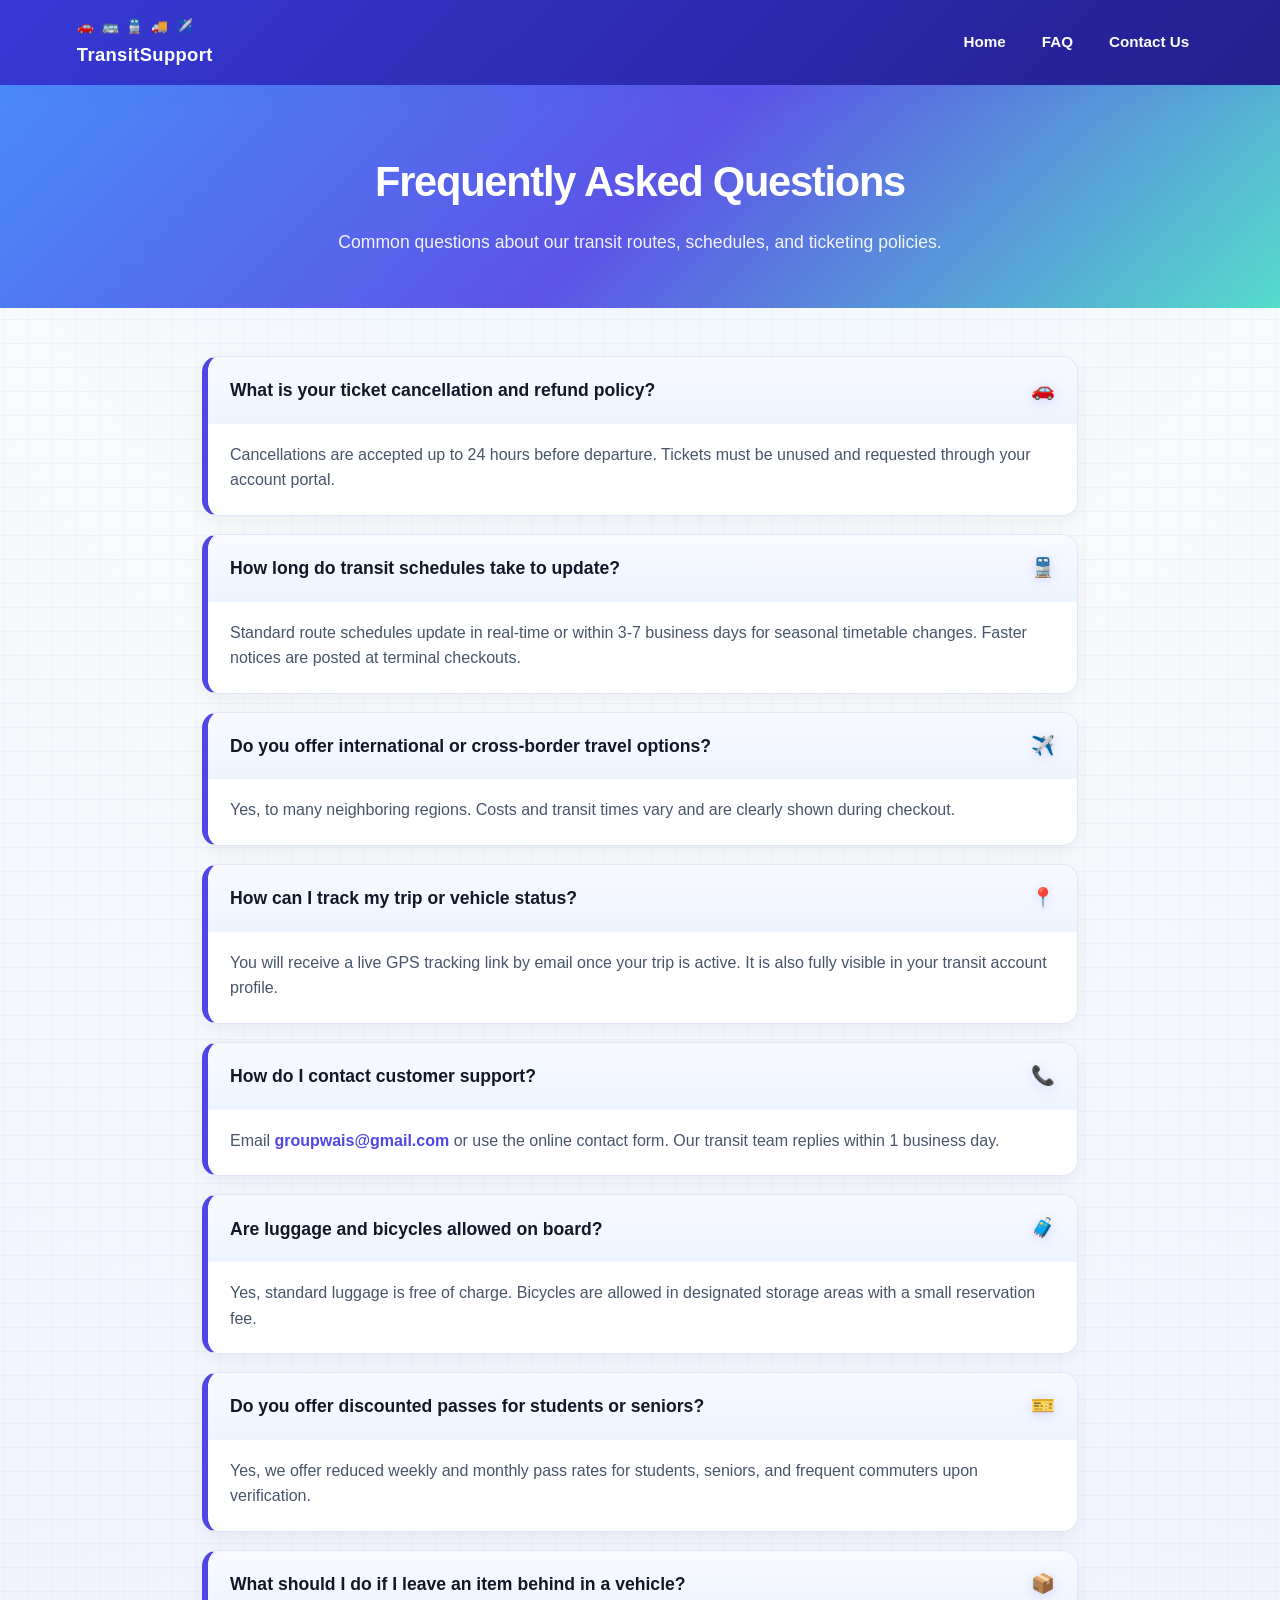
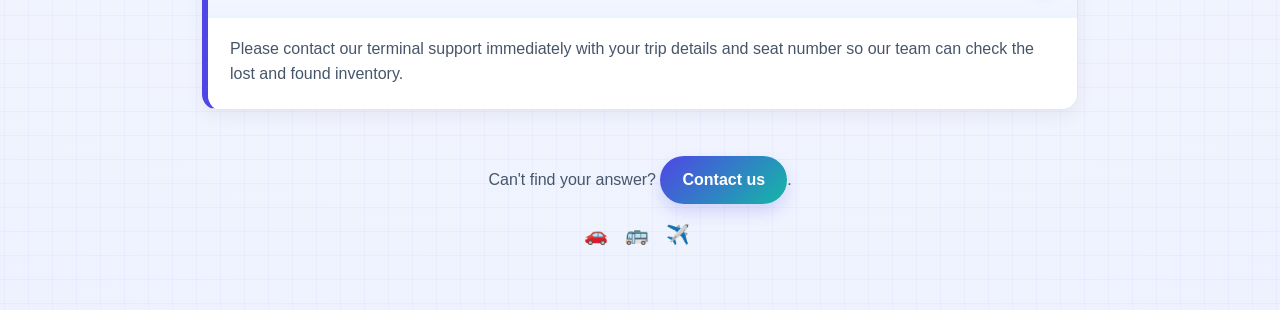
<file: index.html>
<!DOCTYPE html>
<html lang="en">
<head>
  <meta charset="UTF-8">
  <title>Transportation FAQs</title>
  <link rel="stylesheet" href="styles.css">
</head>
<body id="top">

  <nav class="navbar">
    <div class="logo">
      <div class="transit-icons-top">🚗 🚌 🚆 🚚 ✈️</div>
      <span>TransitSupport</span>
    </div>
    <div class="nav-links">
      <a href="#top">Home</a>
      <a href="#faqList">FAQ</a>
      <a href="mailto:groupwais@gmail.com">Contact Us</a>
    </div>
  </nav>

  <section class="hero-section">
    <h1>Frequently Asked Questions</h1>
    <p>Common questions about our transit routes, schedules, and ticketing policies.</p>
  </section>

  <main class="container">
    <div class="faq-grid" id="faqList">
      
      <div class="faq-item">
        <h2 class="faq-question">What is your ticket cancellation and refund policy? <span class="item-icon">🚗</span></h2>
        <p class="faq-answer">Cancellations are accepted up to 24 hours before departure. Tickets must be unused and requested through your account portal.</p>
      </div>

      <div class="faq-item">
        <h2 class="faq-question">How long do transit schedules take to update? <span class="item-icon">🚆</span></h2>
        <p class="faq-answer">Standard route schedules update in real-time or within 3-7 business days for seasonal timetable changes. Faster notices are posted at terminal checkouts.</p>
      </div>

      <div class="faq-item">
        <h2 class="faq-question">Do you offer international or cross-border travel options? <span class="item-icon">✈️</span></h2>
        <p class="faq-answer">Yes, to many neighboring regions. Costs and transit times vary and are clearly shown during checkout.</p>
      </div>

      <div class="faq-item">
        <h2 class="faq-question">How can I track my trip or vehicle status? <span class="item-icon">📍</span></h2>
        <p class="faq-answer">You will receive a live GPS tracking link by email once your trip is active. It is also fully visible in your transit account profile.</p>
      </div>

      <div class="faq-item">
        <h2 class="faq-question">How do I contact customer support? <span class="item-icon">📞</span></h2>
        <p class="faq-answer">Email <a href="mailto:groupwais@gmail.com">groupwais@gmail.com</a> or use the online contact form. Our transit team replies within 1 business day.</p>
      </div>

      <div class="faq-item">
        <h2 class="faq-question">Are luggage and bicycles allowed on board? <span class="item-icon">🧳</span></h2>
        <p class="faq-answer">Yes, standard luggage is free of charge. Bicycles are allowed in designated storage areas with a small reservation fee.</p>
      </div>

      <div class="faq-item">
        <h2 class="faq-question">Do you offer discounted passes for students or seniors? <span class="item-icon">🎫</span></h2>
        <p class="faq-answer">Yes, we offer reduced weekly and monthly pass rates for students, seniors, and frequent commuters upon verification.</p>
      </div>

      <div class="faq-item">
        <h2 class="faq-question">What should I do if I leave an item behind in a vehicle? <span class="item-icon">📦</span></h2>
        <p class="faq-answer">Please contact our terminal support immediately with your trip details and seat number so our team can check the lost and found inventory.</p>
      </div>

    </div>

    <div class="contact-cta">
      Can't find your answer? <a>Contact us</a>.
      <div class="transit-icons">🚗 🚌 ✈️</div>
    </div>
  </main>

</body>
</html>
</file>
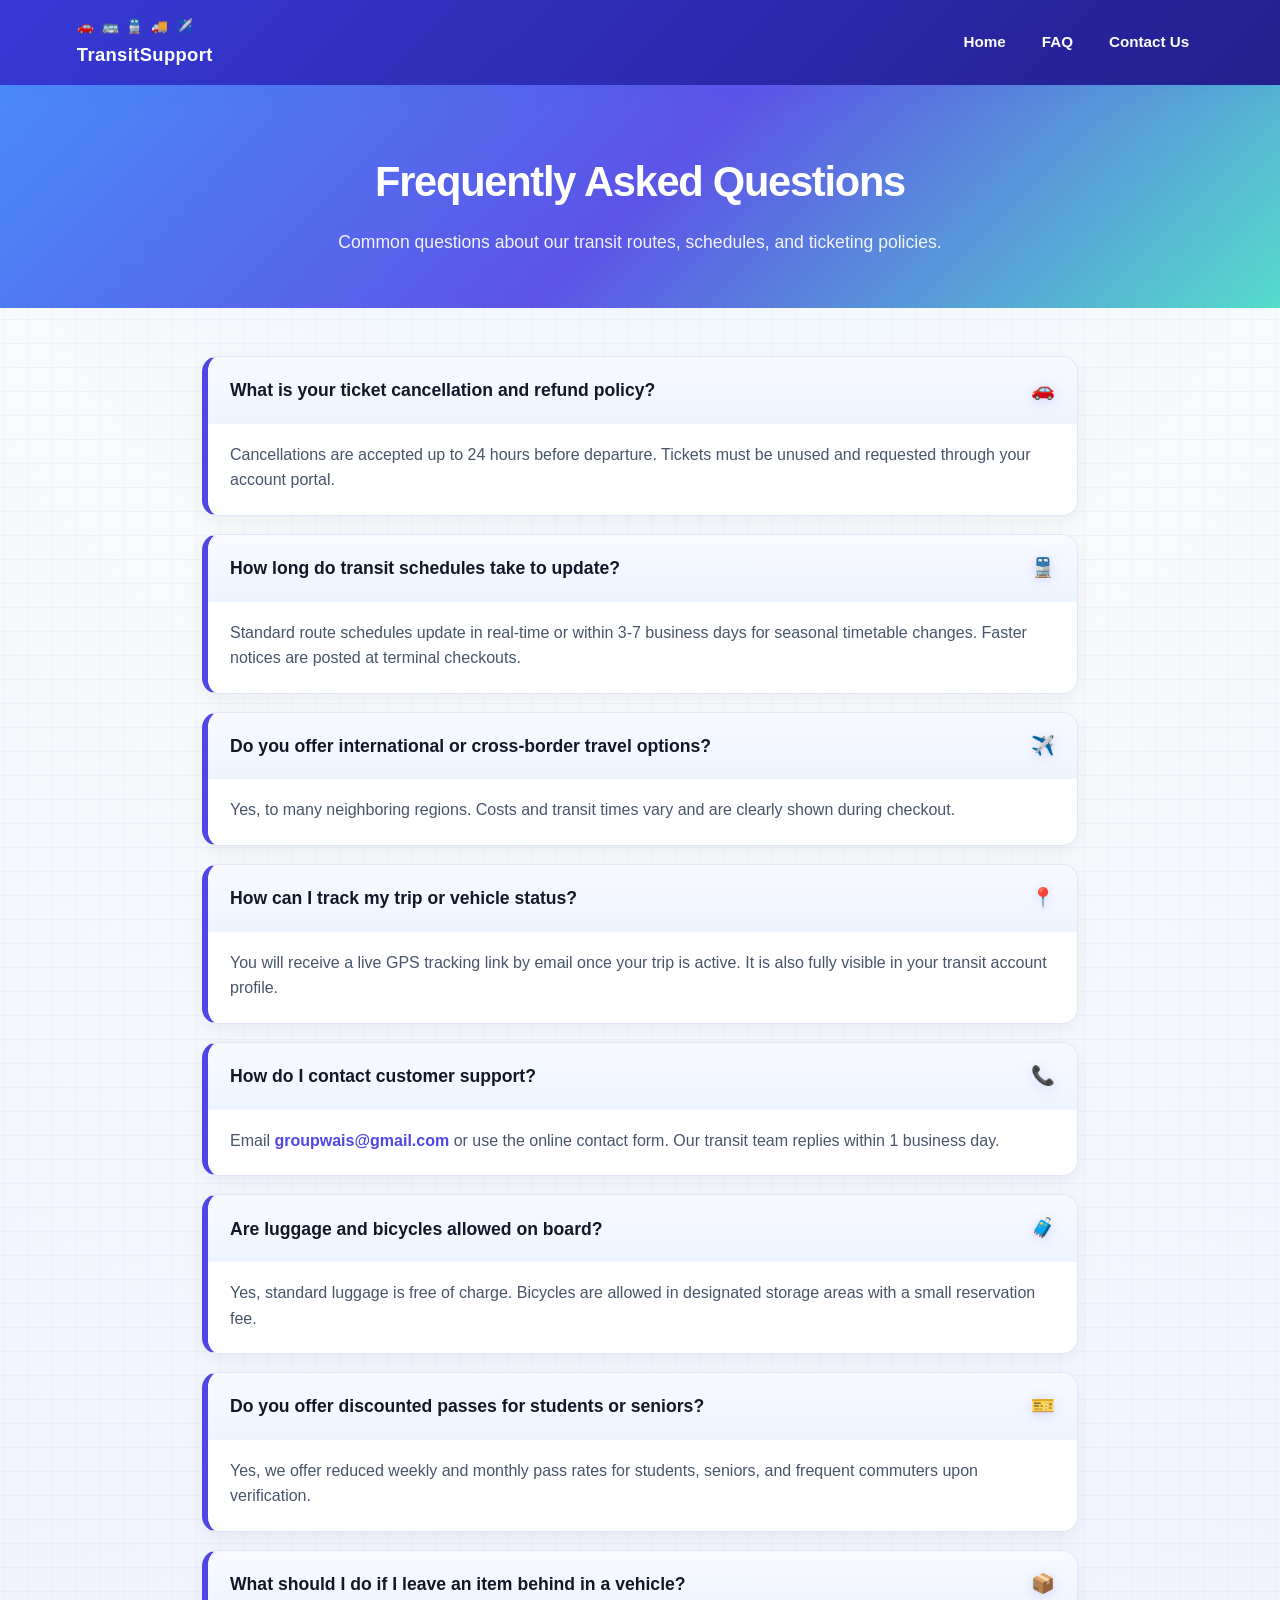
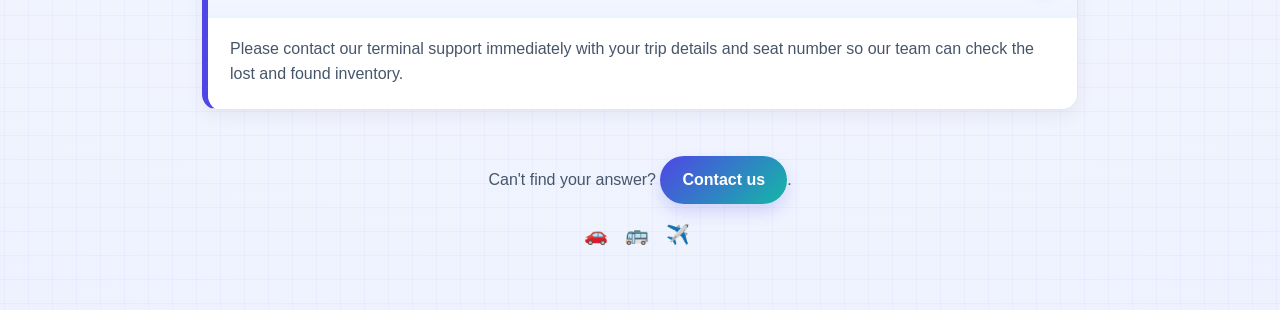
<file: FAQ page.html>
<!DOCTYPE html>
<html lang="en">
<head>
  <meta charset="UTF-8">
  <title>Transportation FAQs</title>
  <link rel="stylesheet" href="styles.css">
</head>
<body id="top">

  <nav class="navbar">
    <div class="logo">
      <div class="transit-icons-top">🚗 🚌 🚆 🚚 ✈️</div>
      <span>TransitSupport</span>
    </div>
    <div class="nav-links">
      <a href="#top">Home</a>
      <a href="#faqList">FAQ</a>
      <a href="mailto:groupwais@gmail.com">Contact Us</a>
    </div>
  </nav>

  <section class="hero-section">
    <h1>Frequently Asked Questions</h1>
    <p>Common questions about our transit routes, schedules, and ticketing policies.</p>
  </section>

  <main class="container">
    <div class="faq-grid" id="faqList">
      
      <div class="faq-item">
        <h2 class="faq-question">What is your ticket cancellation and refund policy? <span class="item-icon">🚗</span></h2>
        <p class="faq-answer">Cancellations are accepted up to 24 hours before departure. Tickets must be unused and requested through your account portal.</p>
      </div>

      <div class="faq-item">
        <h2 class="faq-question">How long do transit schedules take to update? <span class="item-icon">🚆</span></h2>
        <p class="faq-answer">Standard route schedules update in real-time or within 3-7 business days for seasonal timetable changes. Faster notices are posted at terminal checkouts.</p>
      </div>

      <div class="faq-item">
        <h2 class="faq-question">Do you offer international or cross-border travel options? <span class="item-icon">✈️</span></h2>
        <p class="faq-answer">Yes, to many neighboring regions. Costs and transit times vary and are clearly shown during checkout.</p>
      </div>

      <div class="faq-item">
        <h2 class="faq-question">How can I track my trip or vehicle status? <span class="item-icon">📍</span></h2>
        <p class="faq-answer">You will receive a live GPS tracking link by email once your trip is active. It is also fully visible in your transit account profile.</p>
      </div>

      <div class="faq-item">
        <h2 class="faq-question">How do I contact customer support? <span class="item-icon">📞</span></h2>
        <p class="faq-answer">Email <a href="mailto:groupwais@gmail.com">groupwais@gmail.com</a> or use the online contact form. Our transit team replies within 1 business day.</p>
      </div>

      <div class="faq-item">
        <h2 class="faq-question">Are luggage and bicycles allowed on board? <span class="item-icon">🧳</span></h2>
        <p class="faq-answer">Yes, standard luggage is free of charge. Bicycles are allowed in designated storage areas with a small reservation fee.</p>
      </div>

      <div class="faq-item">
        <h2 class="faq-question">Do you offer discounted passes for students or seniors? <span class="item-icon">🎫</span></h2>
        <p class="faq-answer">Yes, we offer reduced weekly and monthly pass rates for students, seniors, and frequent commuters upon verification.</p>
      </div>

      <div class="faq-item">
        <h2 class="faq-question">What should I do if I leave an item behind in a vehicle? <span class="item-icon">📦</span></h2>
        <p class="faq-answer">Please contact our terminal support immediately with your trip details and seat number so our team can check the lost and found inventory.</p>
      </div>

    </div>

    <div class="contact-cta">
      Can't find your answer? <a>Contact us</a>.
      <div class="transit-icons">🚗 🚌 ✈️</div>
    </div>
  </main>

</body>
</html>
</file>
<file: styles.css>
* {
  box-sizing: border-box;
  margin: 0;
  padding: 0;
}

html {
  scroll-behavior: smooth;
  font-size: 16px;
}

body {
  font-family: "Segoe UI", Tahoma, Geneva, Verdana, sans-serif;
  color: #111827;
  min-height: 100vh;
  background-color: #f8fafc;
  background-image:
    linear-gradient(rgba(79, 70, 229, 0.05) 1px, transparent 1px),
    linear-gradient(90deg, rgba(79, 70, 229, 0.04) 1px, transparent 1px),
    radial-gradient(circle at top, #edf6ff 0%, #f8fafc 35%, #eef2ff 100%);
  background-size: 24px 24px, 24px 24px, auto;
  background-position: center;
  line-height: 1.6;
}

.navbar {
  display: flex;
  justify-content: space-between;
  align-items: center;
  padding: 16px 6%;
  background: linear-gradient(135deg, #3739d6, #231f8d);
  color: #ffffff;
  box-shadow: 0 8px 24px rgba(55, 57, 214, 0.18);
  flex-wrap: wrap;
  gap: 12px;
}

.logo {
  display: flex;
  flex-direction: column;
  font-size: 1.15rem;
  font-weight: 800;
  letter-spacing: 0.02em;
}

.transit-icons-top {
  font-size: 0.85rem;
  margin-bottom: 2px;
  letter-spacing: 2px;
}

.nav-links {
  display: flex;
  align-items: center;
  gap: 8px;
}

.nav-links a {
  color: #ffffff;
  text-decoration: none;
  font-size: 0.95rem;
  font-weight: 600;
  padding: 8px 14px;
  border-radius: 999px;
  transition: background-color 0.2s ease, transform 0.2s ease;
}

.nav-links a:hover {
  background: rgba(255, 255, 255, 0.15);
  transform: translateY(-1px);
}

.hero-section {
  background: linear-gradient(135deg, rgba(59, 130, 246, 0.92), rgba(79, 70, 229, 0.92), rgba(45, 212, 191, 0.8));
  padding: clamp(36px, 6vw, 64px) 5% clamp(32px, 5vw, 52px);
  text-align: center;
  color: #ffffff;
}

.hero-section h1 {
  font-size: clamp(1.6rem, 3.5vw, 2.6rem);
  margin-bottom: 12px;
  letter-spacing: -0.03em;
}

.hero-section p {
  max-width: 680px;
  margin: 0 auto;
  font-size: clamp(0.95rem, 1.8vw, 1.1rem);
  color: rgba(255, 255, 255, 0.92);
}

.container {
  width: 90%;
  max-width: 860px;
  margin: 40px auto 60px;
  padding: 0 12px;
}

.faq-grid {
  display: flex;
  flex-direction: column;
  gap: 18px;
}

.faq-item {
  border: 1px solid #dfe7f5;
  border-left: 6px solid #4f46e5;
  border-radius: 14px;
  overflow: hidden;
  background: #ffffff;
  box-shadow: 0 6px 18px rgba(15, 23, 42, 0.05);
  transition: transform 0.2s ease, box-shadow 0.2s ease;
}

.faq-item:hover {
  transform: translateY(-2px);
  box-shadow: 0 12px 24px rgba(15, 23, 42, 0.08);
}

.faq-question {
  margin: 0;
  padding: 18px 22px;
  font-size: clamp(0.95rem, 1.8vw, 1.1rem);
  font-weight: 700;
  background: linear-gradient(180deg, #f8faff 0%, #eef4ff 100%);
  color: #111827;
  display: flex;
  justify-content: space-between;
  align-items: center;
  gap: 14px;
}

.item-icon {
  font-size: 1.2rem;
  flex-shrink: 0;
  filter: drop-shadow(0 2px 6px rgba(79, 70, 229, 0.2));
}

.faq-answer {
  margin: 0;
  padding: 18px 22px 22px;
  font-size: clamp(0.9rem, 1.6vw, 1rem);
  color: #475569;
  background-color: rgba(255, 255, 255, 0.96);
  word-break: break-word;
}

.faq-answer a {
  color: #4f46e5;
  font-weight: 600;
  text-decoration: none;
}

.faq-answer a:hover {
  text-decoration: underline;
}

.contact-cta {
  margin-top: 36px;
  text-align: center;
  font-size: 1rem;
  color: #475569;
}

.contact-cta a {
  display: inline-block;
  margin-top: 10px;
  padding: 11px 22px;
  color: #ffffff;
  background: linear-gradient(135deg, #4f46e5, #14b8a6);
  border-radius: 999px;
  text-decoration: none;
  font-weight: 700;
  box-shadow: 0 8px 16px rgba(79, 70, 229, 0.18);
  transition: transform 0.2s ease, box-shadow 0.2s ease;
}

.contact-cta a:hover {
  transform: translateY(-2px);
  box-shadow: 0 12px 20px rgba(79, 70, 229, 0.25);
}

.transit-icons {
  margin-top: 16px;
  font-size: 1.2rem;
  letter-spacing: 6px;
  opacity: 0.9;
}

@media (max-width: 599px) {
  .navbar {
    padding: 14px 16px;
    justify-content: center;
    text-align: center;
    flex-direction: column;
  }

  .nav-links {
    justify-content: center;
    width: 100%;
  }

  .container {
    width: 95%;
    margin-top: 24px;
    padding: 0 8px;
  }

  .faq-question {
    padding: 14px 16px;
  }

  .faq-answer {
    padding: 14px 16px 18px;
  }
}

@media (min-width: 600px) and (max-width: 1024px) {
  .container {
    width: 88%;
    max-width: 720px;
  }

  .navbar {
    padding: 18px 5%;
  }
}

@media (min-width: 1025px) {
  .container {
    max-width: 900px;
    margin-top: 48px;
  }

  .faq-item {
    border-radius: 16px;
  }
}
</file>
